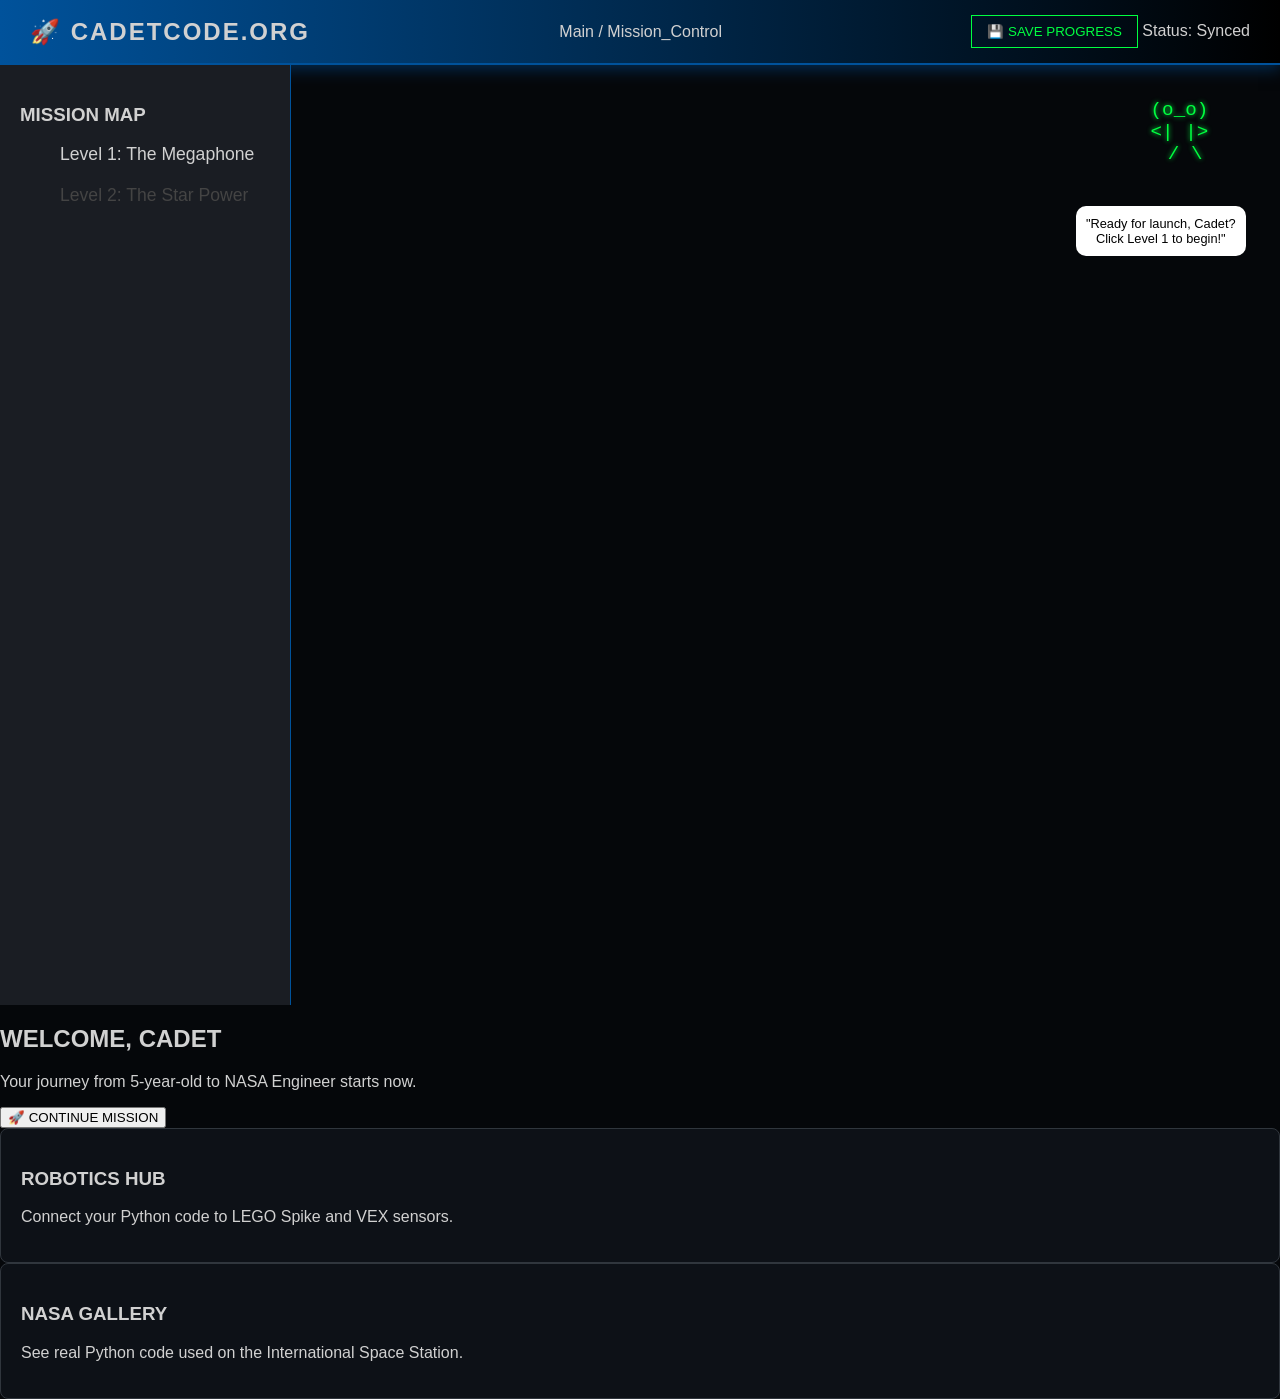
<file: index.html>
<!DOCTYPE html>
<html lang="en">
<head>
    <meta charset="UTF-8">
    <meta name="viewport" content="width=device-width, initial-scale=1.0">
    <title>CadetCode.org | Mission Control</title>
    <link rel="stylesheet" href="assets/style.css">
</head>
<body class="nasa-theme">

    <header class="mission-header">
        <div class="logo">🚀 CADETCODE.ORG</div>
        <div class="breadcrumb">Main / Mission_Control</div>
        <div class="save-zone">
            <button id="saveBtn" onclick="saveMyProgress()">💾 SAVE PROGRESS</button>
            <span id="saveStatus">Status: Synced</span>
        </div>
    </header>

    <div class="main-container">
        
        <nav class="sidebar">
            <h3>MISSION MAP</h3>
            <ul id="missionList">
                <li class="level-item" onmouseover="showPreview('print')">
                    <a href="Level_01_Print/printlesson.html">Level 1: The Megaphone</a>
                    <div class="hover-box" id="preview-print">
                        <p>Learn to speak! Includes: print(), Strings "", and NASA Telemetry.</p>
                    </div>
                </li>
                <li class="level-item locked" onmouseover="showPreview('math')">
                    <a href="levels/level_02_math/mathlesson.html">Level 2: The Star Power</a>
                    <div class="hover-box" id="preview-math">
                        <p>🔒 LOCKED: Complete Level 1 to unlock Math, Physics, and Robotics.</p>
                    </div>
                </li>
            </ul>
        </nav>

        <main class="dashboard">
            <section class="welcome-hero">
                <h1>WELCOME, CADET</h1>
                <p>Your journey from 5-year-old to NASA Engineer starts now.</p>
                <button class="launch-btn" onclick="resumeMission()">🚀 CONTINUE MISSION</button>
            </section>

            <div class="info-grid">
                <div class="hub-card">
                    <h3>ROBOTICS HUB</h3>
                    <p>Connect your Python code to LEGO Spike and VEX sensors.</p>
                </div>
                <div class="hub-card">
                    <h3>NASA GALLERY</h3>
                    <p>See real Python code used on the International Space Station.</p>
                </div>
            </div>
        </main>

        <aside class="stickman-corner">
            <div id="commander-stick">
                <pre>
  (o_o)
  <| |>
   / \
                </pre>
            </div>
            <div class="speech-bubble">
                "Ready for launch, Cadet? Click Level 1 to begin!"
            </div>
        </aside>
    </div>

    <script src="assets/saveSystem.js"></script>
    <script src="assets/uiLogic.js"></script>
</body>
</html>
</file>
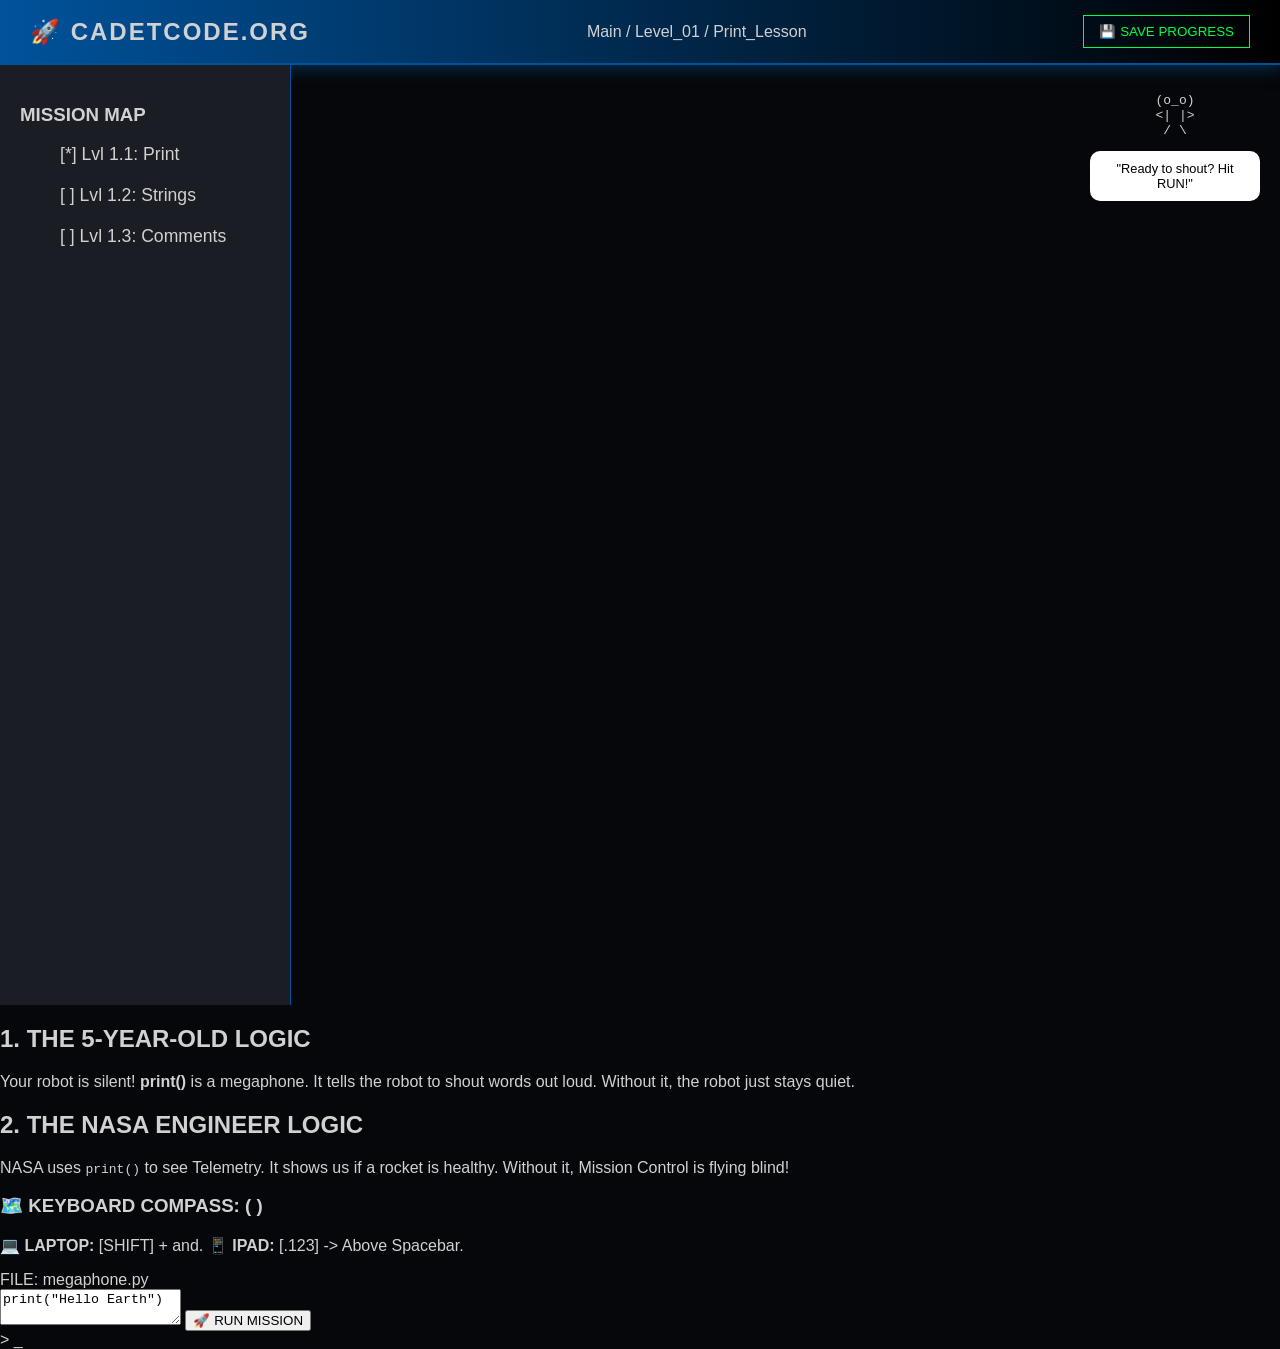
<file: Level_01_Print/printlesson.html>
<!DOCTYPE html>
<html lang="en">
<head>
    <meta charset="UTF-8">
    <meta name="viewport" content="width=device-width, initial-scale=1.0">
    <title>Level 1.1: The Megaphone | CadetCode.org</title>
    <link rel="stylesheet" href="../assets/style.css">
</head>
<body class="nasa-theme">

    <header class="mission-header">
        <div class="logo">🚀 CADETCODE.ORG</div>
        <div class="breadcrumb">Main / Level_01 / Print_Lesson</div>
        <div class="save-zone">
            <button id="saveBtn" onclick="saveMyProgress()">💾 SAVE PROGRESS</button>
        </div>
    </header>

    <div class="main-container">
        <nav class="sidebar">
            <h3>MISSION MAP</h3>
            <ul>
                <li class="level-item active"><a href="printlesson.html">[*] Lvl 1.1: Print</a></li>
                <li class="level-item"><a href="stringlesson.html">[ ] Lvl 1.2: Strings</a></li>
                <li class="level-item"><a href="commentlesson.html">[ ] Lvl 1.3: Comments</a></li>
            </ul>
        </nav>

        <main class="lesson-area">
            <section class="explanation-box">
                <h2>1. THE 5-YEAR-OLD LOGIC</h2>
                <p>Your robot is silent! <b>print()</b> is a megaphone. It tells the robot to shout words out loud. Without it, the robot just stays quiet.</p>
                <h2>2. THE NASA ENGINEER LOGIC</h2>
                <p>NASA uses <code>print()</code> to see Telemetry. It shows us if a rocket is healthy. Without it, Mission Control is flying blind!</p>
                <div class="keyboard-compass">
                    <h3>🗺️ KEYBOARD COMPASS: ( )</h3>
                    <p><b>💻 LAPTOP:</b> [SHIFT] + and. <b>📱 IPAD:</b> [.123] -> Above Spacebar.</p>
                </div>
            </section>

            <section class="cockpit">
                <div class="code-header"><span>FILE: megaphone.py</span></div>
                <textarea id="editor" spellcheck="false" oninput="liveCheck()">print("Hello Earth")</textarea>
                <button class="run-btn" onclick="runMission()">🚀 RUN MISSION</button>
                <div class="terminal">
                    <div id="output">> _</div>
                    <div id="next-zone" style="display:none; margin-top:20px;">
                        <button class="launch-btn" onclick="window.location.href='stringlesson.html'">🚀 NEXT MISSION: SPEECH BUBBLES ➔</button>
                    </div>
                </div>
            </section>
        </main>

        <aside class="stickman-corner">
            <pre id="stickman-face">  (o_o)  <br>  <| |>  <br>   / \   </pre>
            <div class="speech-bubble" id="stickman-msg">"Ready to shout? Hit RUN!"</div>
        </aside>
    </div>

    <script src="../ASCII/poses.js"></script>
    <script src="../assets/saveSystem.js"></script>
    <script src="../assets/uiLogic.js"></script>
    <script>
        function runMission() {
            const code = document.getElementById('editor').value;
            const output = document.getElementById('output');
            if (code.includes('print(') && code.includes(')')) {
                output.innerText = "> Hello Earth";
                updateStickman("Mission Success! Megaphone is working.", "happy");
                document.getElementById('next-zone').style.display = "block";
            } else {
                output.innerText = "> ERROR: System Silent!";
                updateStickman("Check your handles ( )!", "warning");
            }
        }
        function liveCheck() { if(document.getElementById('editor').value.includes('(')) updateStickman("Nice handles!", "typing"); }
    </script>
</body>
</html>
</file>
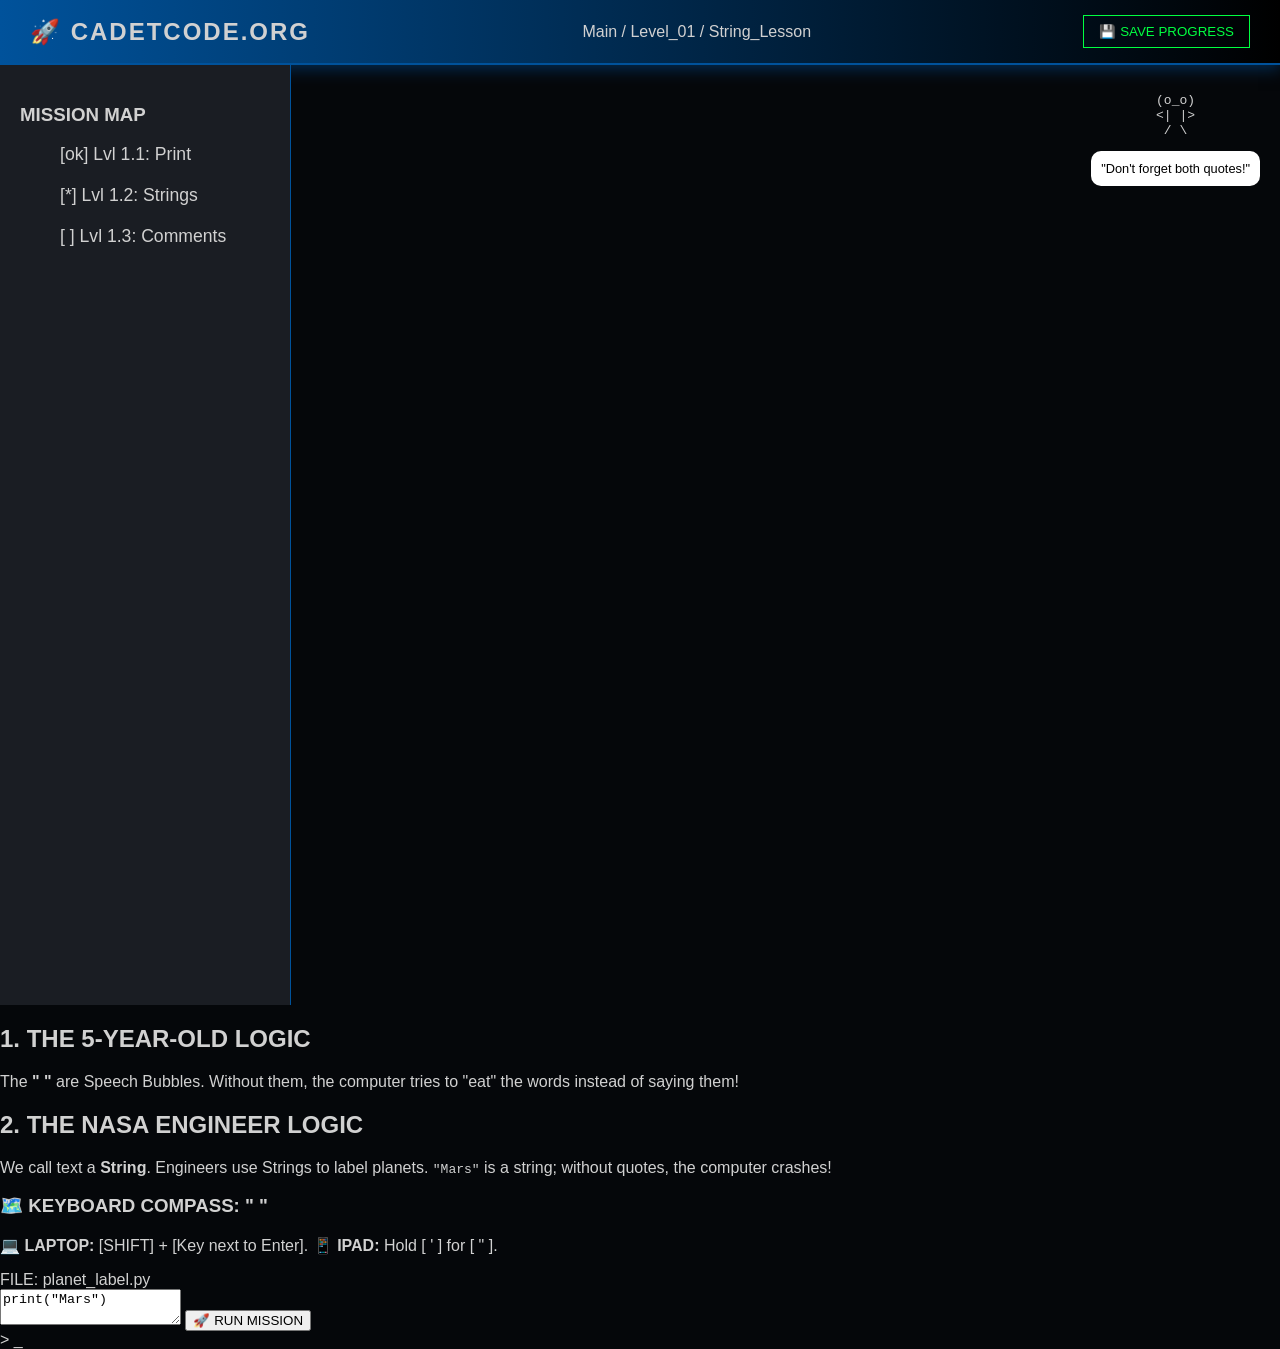
<file: Level_01_Print/stringlesson.html>
<!DOCTYPE html>
<html lang="en">
<head>
    <meta charset="UTF-8">
    <meta name="viewport" content="width=device-width, initial-scale=1.0">
    <title>Level 1.2: Speech Bubbles | CadetCode.org</title>
    <link rel="stylesheet" href="../assets/style.css">
</head>
<body class="nasa-theme">

    <header class="mission-header">
        <div class="logo">🚀 CADETCODE.ORG</div>
        <div class="breadcrumb">Main / Level_01 / String_Lesson</div>
        <div class="save-zone">
            <button id="saveBtn" onclick="saveMyProgress()">💾 SAVE PROGRESS</button>
        </div>
    </header>

    <div class="main-container">
        <nav class="sidebar">
            <h3>MISSION MAP</h3>
            <ul>
                <li class="level-item"><a href="printlesson.html">[ok] Lvl 1.1: Print</a></li>
                <li class="level-item active"><a href="stringlesson.html">[*] Lvl 1.2: Strings</a></li>
                <li class="level-item"><a href="commentlesson.html">[ ] Lvl 1.3: Comments</a></li>
            </ul>
        </nav>

        <main class="lesson-area">
            <section class="explanation-box">
                <h2>1. THE 5-YEAR-OLD LOGIC</h2>
                <p>The <b>" "</b> are Speech Bubbles. Without them, the computer tries to "eat" the words instead of saying them!</p>
                <h2>2. THE NASA ENGINEER LOGIC</h2>
                <p>We call text a <b>String</b>. Engineers use Strings to label planets. <code>"Mars"</code> is a string; without quotes, the computer crashes!</p>
                <div class="keyboard-compass">
                    <h3>🗺️ KEYBOARD COMPASS: " "</h3>
                    <p><b>💻 LAPTOP:</b> [SHIFT] + [Key next to Enter]. <b>📱 IPAD:</b> Hold [ ' ] for [ " ].</p>
                </div>
            </section>

            <section class="cockpit">
                <div class="code-header"><span>FILE: planet_label.py</span></div>
                <textarea id="editor" spellcheck="false" oninput="liveCheck()">print("Mars")</textarea>
                <button class="run-btn" onclick="runMission()">🚀 RUN MISSION</button>
                <div class="terminal">
                    <div id="output">> _</div>
                    <div id="next-zone" style="display:none; margin-top:20px;">
                        <button class="launch-btn" onclick="window.location.href='commentlesson.html'">🚀 NEXT MISSION: SECRET NOTES ➔</button>
                    </div>
                </div>
            </section>
        </main>

        <aside class="stickman-corner">
            <pre id="stickman-face">  (o_o)  <br>  <| |>  <br>   / \   </pre>
            <div class="speech-bubble" id="stickman-msg">"Don't forget both quotes!"</div>
        </aside>
    </div>

    <script src="../ASCII/poses.js"></script>
    <script src="../assets/saveSystem.js"></script>
    <script src="../assets/uiLogic.js"></script>
    <script>
        function runMission() {
            const code = document.getElementById('editor').value;
            const output = document.getElementById('output');
            if (code.includes('"')) {
                output.innerText = "> Mars";
                updateStickman("Perfect! Planet identified.", "happy");
                document.getElementById('next-zone').style.display = "block";
            } else {
                output.innerText = "> ERROR: Unknown Label!";
                updateStickman("Add speech bubbles \" \"!", "warning");
            }
        }
        function liveCheck() { if(document.getElementById('editor').value.includes('"')) updateStickman("Starting a bubble!", "typing"); }
    </script>
</body>
</html>
</file>
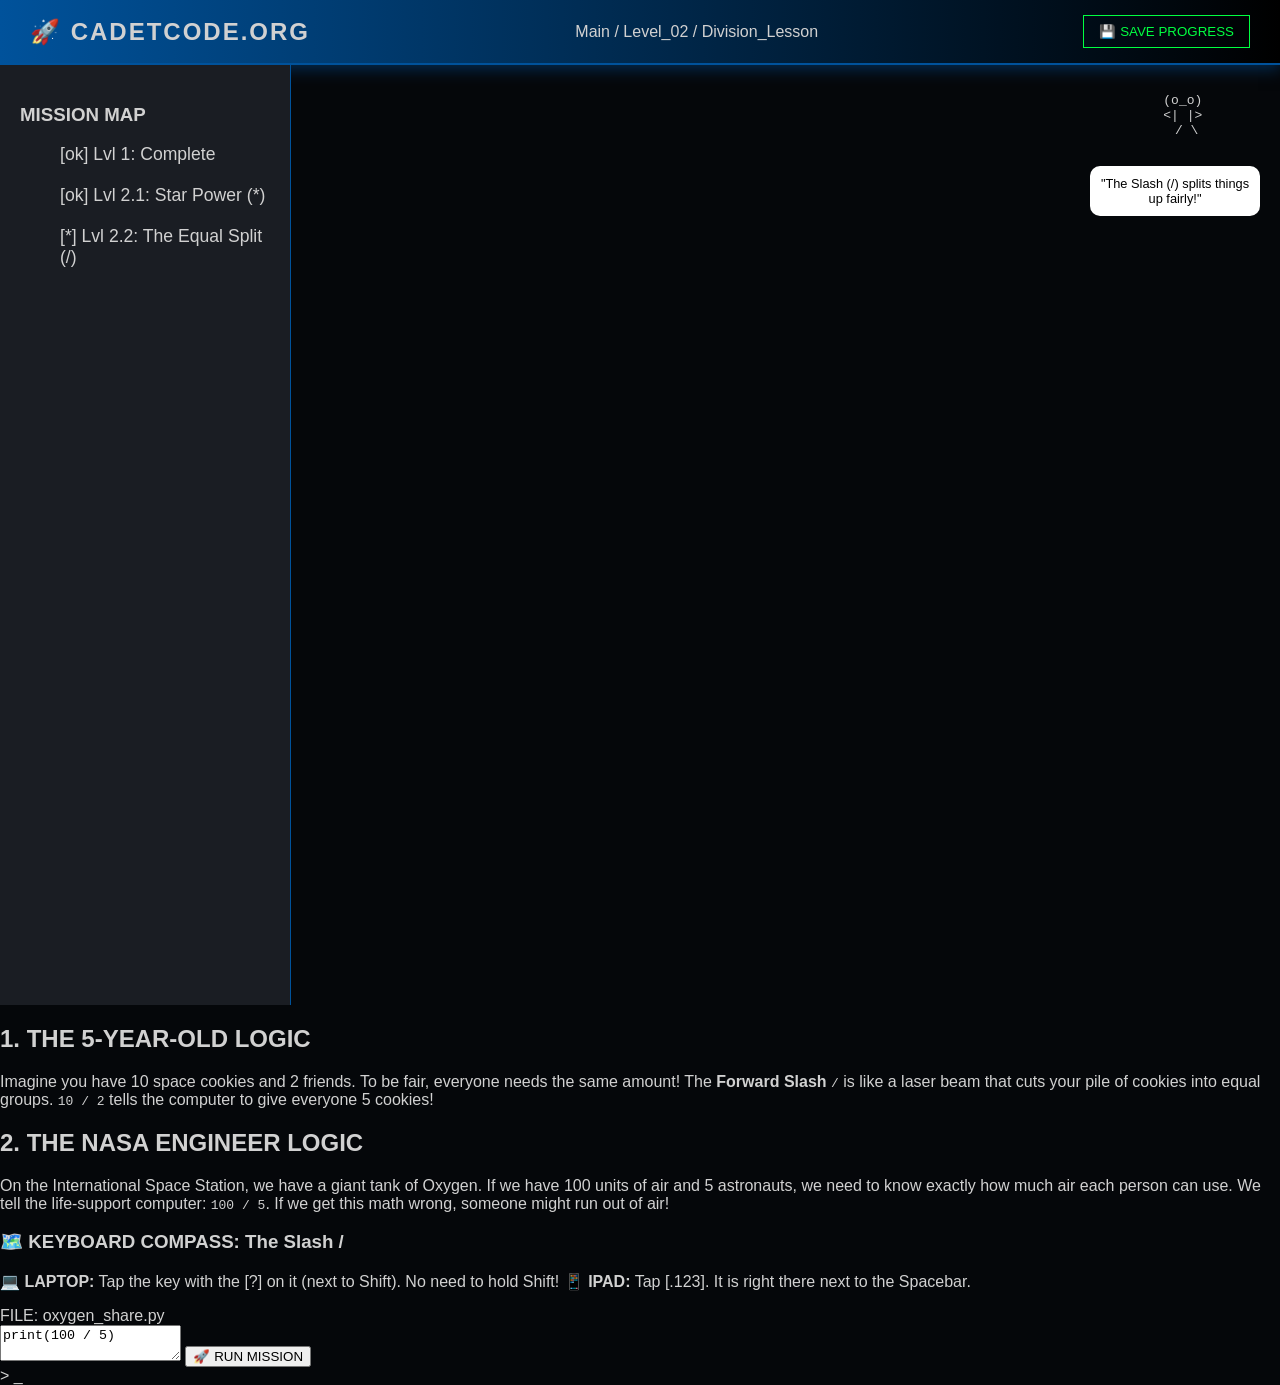
<file: Level_02_Math/divisionlesson.html>
<!DOCTYPE html>
<html lang="en">
<head>
    <meta charset="UTF-8">
    <meta name="viewport" content="width=device-width, initial-scale=1.0">
    <title>Level 2.2: The Equal Split | CadetCode.org</title>
    <link rel="stylesheet" href="../assets/style.css">
</head>
<body class="nasa-theme">

    <header class="mission-header">
        <div class="logo">🚀 CADETCODE.ORG</div>
        <div class="breadcrumb">Main / Level_02 / Division_Lesson</div>
        <div class="save-zone">
            <button id="saveBtn" onclick="saveMyProgress()">💾 SAVE PROGRESS</button>
        </div>
    </header>

    <div class="main-container">
        <nav class="sidebar">
            <h3>MISSION MAP</h3>
            <ul>
                <li class="level-item"><a href="../Level_01_Print/commentlesson.html">[ok] Lvl 1: Complete</a></li>
                <li class="level-item"><a href="mathlesson.html">[ok] Lvl 2.1: Star Power (*)</a></li>
                <li class="level-item active"><a href="divisionlesson.html">[*] Lvl 2.2: The Equal Split (/)</a></li>
            </ul>
        </nav>

        <main class="lesson-area">
            <section class="explanation-box">
                <h2>1. THE 5-YEAR-OLD LOGIC</h2>
                <p>Imagine you have 10 space cookies and 2 friends. To be fair, everyone needs the same amount! The <b>Forward Slash</b> <code>/</code> is like a laser beam that cuts your pile of cookies into equal groups. <code>10 / 2</code> tells the computer to give everyone 5 cookies!</p>
                
                <h2>2. THE NASA ENGINEER LOGIC</h2>
                <p>On the International Space Station, we have a giant tank of Oxygen. If we have 100 units of air and 5 astronauts, we need to know exactly how much air each person can use. We tell the life-support computer: <code>100 / 5</code>. If we get this math wrong, someone might run out of air!</p>

                <div class="keyboard-compass">
                    <h3>🗺️ KEYBOARD COMPASS: The Slash /</h3>
                    <p><b>💻 LAPTOP:</b> Tap the key with the [?] on it (next to Shift). No need to hold Shift! <b>📱 IPAD:</b> Tap [.123]. It is right there next to the Spacebar.</p>
                </div>
            </section>

            <section class="cockpit">
                <div class="code-header"><span>FILE: oxygen_share.py</span></div>
                <textarea id="editor" spellcheck="false" oninput="liveCheck()">print(100 / 5)</textarea>
                <button class="run-btn" onclick="runMission()">🚀 RUN MISSION</button>
                <div class="terminal">
                    <div id="output">> _</div>
                    <div id="next-zone" style="display:none; margin-top:20px;">
                        <button class="launch-btn" onclick="window.location.href='subtractionlesson.html'">🚀 NEXT MISSION: THE WEIGHT LOSS (-) ➔</button>
                    </div>
                </div>
            </section>
        </main>

        <aside class="stickman-corner">
            <pre id="stickman-face">
  (o_o)
  <| |>
   / \
            </pre>
            <div class="speech-bubble" id="stickman-msg">"The Slash (/) splits things up fairly!"</div>
        </aside>
    </div>

    <script src="../ASCII/poses.js"></script>
    <script src="../assets/saveSystem.js"></script>
    <script src="../assets/uiLogic.js"></script>
    <script>
        function runMission() {
            const code = document.getElementById('editor').value;
            const output = document.getElementById('output');
            
            // Checking for the Slash and basic math
            if (code.includes('/')) {
                output.innerText = "> 20.0 UNITS PER ASTRONAUT";
                updateStickman("Oxygen shared! Everyone is breathing easy.", "happy");
                document.getElementById('next-zone').style.display = "block";
            } else {
                output.innerText = "> ERROR: Oxygen Tank Clogged!";
                updateStickman("Use the Slash (/) to divide the air!", "warning");
            }
        }

        function liveCheck() {
            const code = document.getElementById('editor').value;
            if(code.includes('\\')) {
                updateStickman("Wait! That's a Backslash. Use the Forward Slash (/)!", "warning");
            }
        }
    </script>
</body>
</html>
</file>
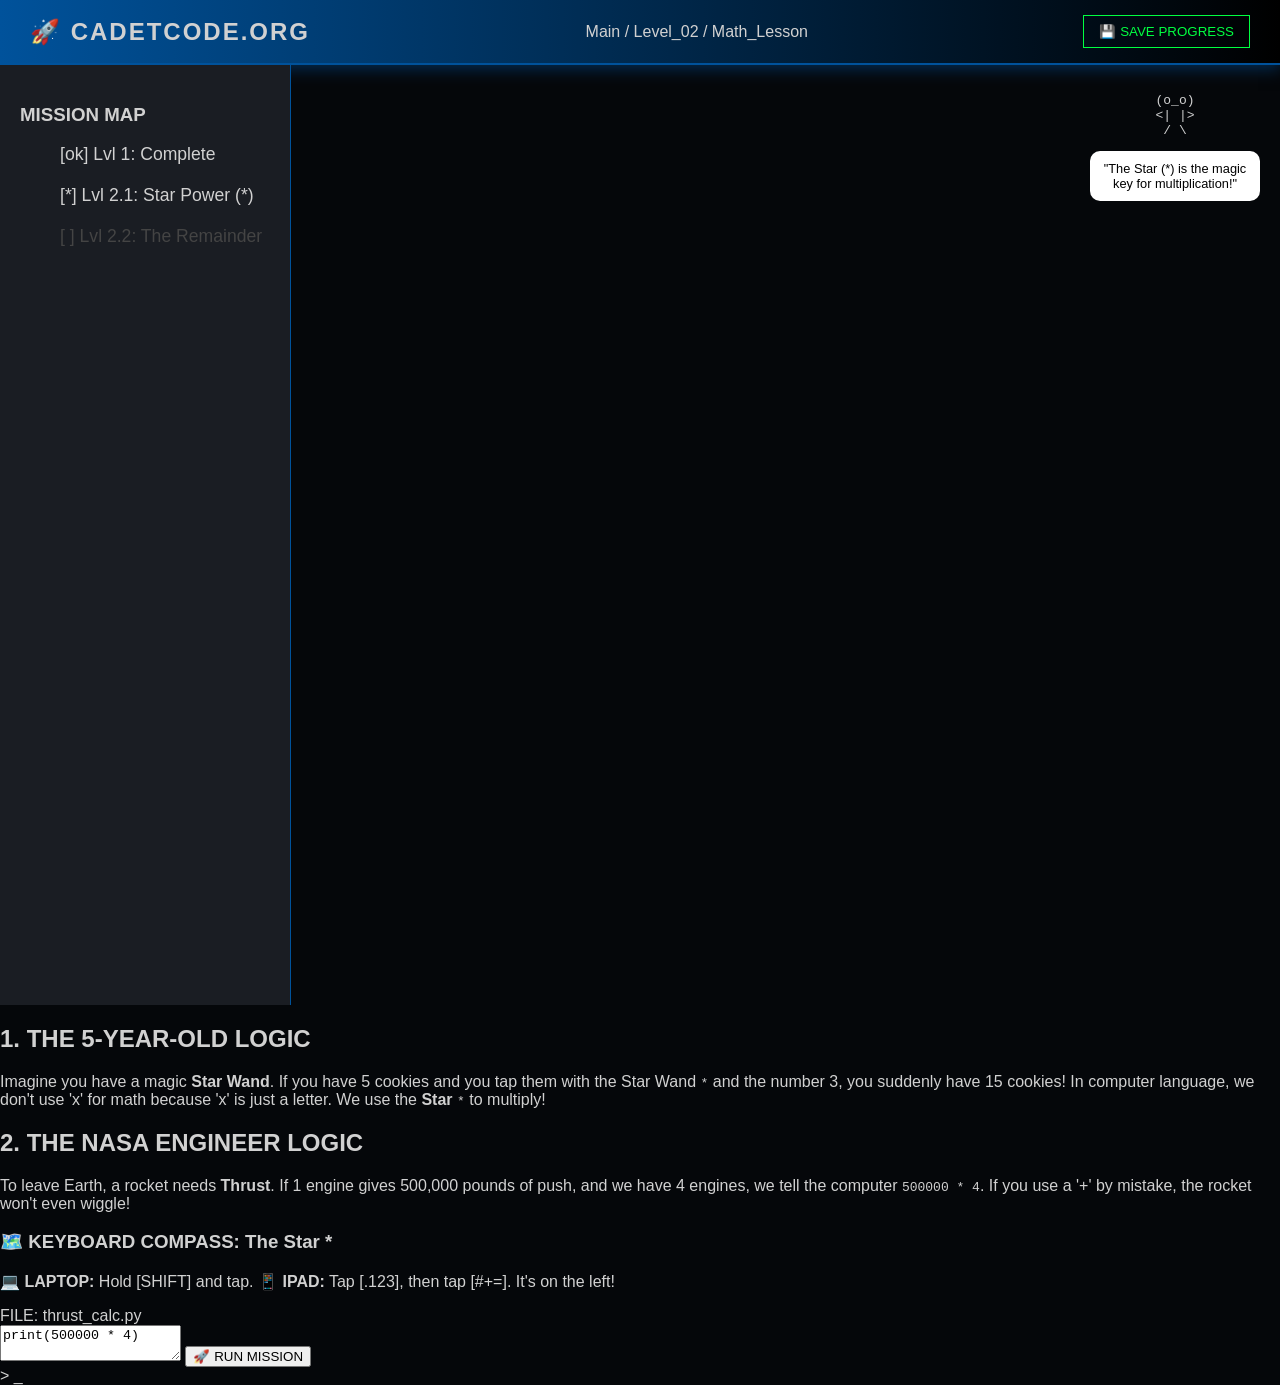
<file: Level_02_Math/mathlesson.html>
<!DOCTYPE html>
<html lang="en">
<head>
    <meta charset="UTF-8">
    <meta name="viewport" content="width=device-width, initial-scale=1.0">
    <title>Level 2.1: The Star Power | CadetCode.org</title>
    <link rel="stylesheet" href="../assets/style.css">
</head>
<body class="nasa-theme">

    <header class="mission-header">
        <div class="logo">🚀 CADETCODE.ORG</div>
        <div class="breadcrumb">Main / Level_02 / Math_Lesson</div>
        <div class="save-zone">
            <button id="saveBtn" onclick="saveMyProgress()">💾 SAVE PROGRESS</button>
        </div>
    </header>

    <div class="main-container">
        <nav class="sidebar">
            <h3>MISSION MAP</h3>
            <ul>
                <li class="level-item"><a href="../Level_01_Print/commentlesson.html">[ok] Lvl 1: Complete</a></li>
                <li class="level-item active"><a href="mathlesson.html">[*] Lvl 2.1: Star Power (*)</a></li>
                <li class="level-item locked"><a href="#">[ ] Lvl 2.2: The Remainder</a></li>
            </ul>
        </nav>

        <main class="lesson-area">
            <section class="explanation-box">
                <h2>1. THE 5-YEAR-OLD LOGIC</h2>
                <p>Imagine you have a magic <b>Star Wand</b>. If you have 5 cookies and you tap them with the Star Wand <code>*</code> and the number 3, you suddenly have 15 cookies! In computer language, we don't use 'x' for math because 'x' is just a letter. We use the <b>Star</b> <code>*</code> to multiply!</p>
                
                <h2>2. THE NASA ENGINEER LOGIC</h2>
                <p>To leave Earth, a rocket needs <b>Thrust</b>. If 1 engine gives 500,000 pounds of push, and we have 4 engines, we tell the computer <code>500000 * 4</code>. If you use a '+' by mistake, the rocket won't even wiggle!</p>

                <div class="keyboard-compass">
                    <h3>🗺️ KEYBOARD COMPASS: The Star *</h3>
                    <p><b>💻 LAPTOP:</b> Hold [SHIFT] and tap. <b>📱 IPAD:</b> Tap [.123], then tap [#+=]. It's on the left!</p>
                </div>
            </section>

            <section class="cockpit">
                <div class="code-header"><span>FILE: thrust_calc.py</span></div>
                <textarea id="editor" spellcheck="false" oninput="liveCheck()">print(500000 * 4)</textarea>
                <button class="run-btn" onclick="runMission()">🚀 RUN MISSION</button>
                <div class="terminal">
                    <div id="output">> _</div>
                    <div id="next-zone" style="display:none; margin-top:20px;">
                        <button class="launch-btn" onclick="window.location.href='divisionlesson.html'">🚀 NEXT MISSION: EQUAL SPLITS ➔</button>
                    </div>
                </div>
            </section>
        </main>

        <aside class="stickman-corner">
            <pre id="stickman-face">  (o_o)  <br>  <| |>  <br>   / \   </pre>
            <div class="speech-bubble" id="stickman-msg">"The Star (*) is the magic key for multiplication!"</div>
        </aside>
    </div>

    <script src="../ASCII/poses.js"></script>
    <script src="../assets/saveSystem.js"></script>
    <script src="../assets/uiLogic.js"></script>
    <script>
        function runMission() {
            const code = document.getElementById('editor').value;
            const output = document.getElementById('output');
            
            // Checking for the Star and NO 'x'
            if (code.includes('*') && !code.toLowerCase().includes('x')) {
                output.innerText = "> 2000000 LBS OF THRUST";
                updateStickman("LIFT OFF! The math is perfect.", "happy");
                document.getElementById('next-zone').style.display = "block";
            } else if (code.toLowerCase().includes('x')) {
                output.innerText = "> ERROR: Invalid Symbol 'x'";
                updateStickman("Don't use 'x'! Use the Star (*) key!", "warning");
            } else {
                output.innerText = "> ERROR: No calculation found.";
                updateStickman("Try multiplying the numbers!", "warning");
            }
        }

        function liveCheck() {
            const code = document.getElementById('editor').value;
            if(code.includes('x')) {
                updateStickman("Get that 'x' out of here! Use '*'!", "warning");
            }
        }
    </script>
</body>
</html>
</file>
<file: assets/style.css>
/* --- CORE THEME: Deep Space & Neon --- */
:root {
    --bg-black: #05070a;
    --panel-gray: #1a1d23;
    --nasa-blue: #00529b;
    --neon-green: #00ff41;
    --text-silver: #d1d1d1;
    --locked-gray: #444;
}

body {
    background-color: var(--bg-black);
    color: var(--text-silver);
    font-family: 'Segoe UI', Tahoma, Geneva, Verdana, sans-serif;
    margin: 0;
    overflow-x: hidden;
}

/* --- HEADER & MISSION CONTROL --- */
.mission-header {
    background: linear-gradient(90deg, var(--nasa-blue), #000);
    padding: 15px 30px;
    display: flex;
    justify-content: space-between;
    align-items: center;
    border-bottom: 2px solid var(--nasa-blue);
    box-shadow: 0 4px 15px rgba(0, 82, 155, 0.5);
}

.logo {
    font-weight: bold;
    letter-spacing: 2px;
    font-size: 1.5rem;
}

#saveBtn {
    background: transparent;
    border: 1px solid var(--neon-green);
    color: var(--neon-green);
    padding: 8px 15px;
    cursor: pointer;
    transition: all 0.3s ease;
}

#saveBtn:hover {
    background: var(--neon-green);
    color: black;
    box-shadow: 0 0 20px var(--neon-green);
}

/* --- SIDEBAR & HOVER BOXES --- */
.sidebar {
    width: 250px;
    background: var(--panel-gray);
    height: 100vh;
    padding: 20px;
    border-right: 1px solid var(--nasa-blue);
}

.level-item {
    position: relative;
    list-style: none;
    margin-bottom: 20px;
}

.level-item a {
    color: var(--text-silver);
    text-decoration: none;
    font-size: 1.1rem;
}

.level-item.locked a {
    color: var(--locked-gray);
    cursor: not-allowed;
}

.hover-box {
    display: none;
    position: absolute;
    left: 210px;
    top: 0;
    width: 250px;
    background: #222;
    border: 1px solid var(--neon-green);
    padding: 10px;
    z-index: 100;
    font-size: 0.9rem;
    box-shadow: 5px 5px 15px rgba(0,0,0,0.8);
}

/* --- COMMANDER STICK --- */
.stickman-corner {
    position: fixed;
    top: 80px;
    right: 20px;
    text-align: center;
}

#commander-stick pre {
    font-family: monospace;
    font-size: 1.2rem;
    color: var(--neon-green);
    text-shadow: 0 0 5px var(--neon-green);
    animation: floating 3s ease-in-out infinite;
}

.speech-bubble {
    background: white;
    color: black;
    padding: 10px;
    border-radius: 10px;
    max-width: 150px;
    font-size: 0.8rem;
    margin-top: 10px;
    position: relative;
}

/* --- ANIMATIONS --- */
@keyframes floating {
    0% { transform: translateY(0px); }
    50% { transform: translateY(-10px); }
    100% { transform: translateY(0px); }
}

/* --- HUD CARDS --- */
.hub-card {
    background: #0d1117;
    border: 1px solid #30363d;
    padding: 20px;
    border-radius: 8px;
    transition: transform 0.2s;
}

.hub-card:hover {
    transform: scale(1.02);
    border-color: var(--nasa-blue);
}
</file>
